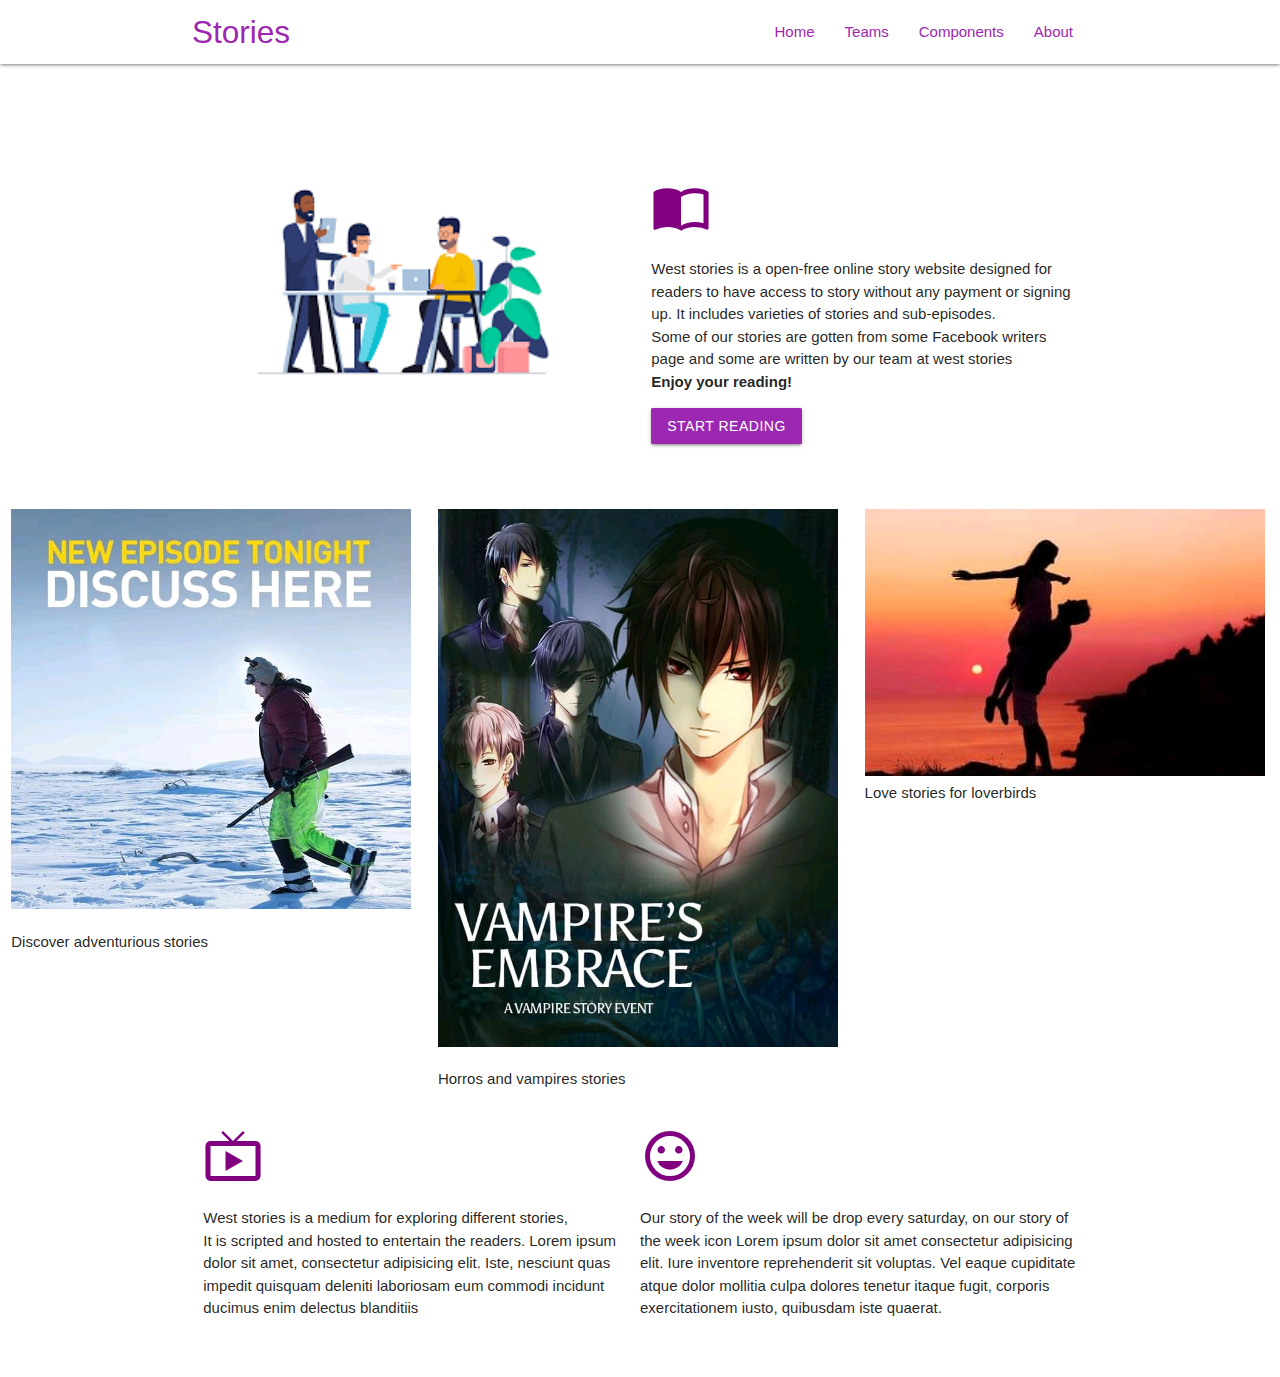
<file: west/index.html>
<!-- interface for all codes, home page -->
<!-- coded by Imran Abiose -->
<!-- scripted by imran abiose oluwanifemi -->

<!DOCTYPE html>
<html lang="en">
<head>
    <meta charset="UTF-8">
    <meta name="viewport" content="width=device-width, initial-scale=1.0">
    <meta http-equiv="X-UA-Compatible" content="ie=edge">
    <link rel="stylesheet" href="css/materialize.min.css">
    <link href="https://fonts.googleapis.com/icon?family=Material+Icons" rel="stylesheet">
    <link rel="stylesheet" href="css/ionicons.min.css">
    <link rel="stylesheet" href="style.css">
    <title>West stories</title>
</head>
<body>
    <!-- nav bar goes here -->
    <nav class="white">
        <div class=" nav-wrapper container">
          <a href="#" class="brand-logo purple-text">Stories</a>
          <ul id="nav-mobile" class="right hide-on-med-and-down">
            <li><a class="purple-text" href="index.html">Home</a></li>
            <li><a class="purple-text" href="team.html">Teams</a></li>
            <li><a class="purple-text" href="#">Components</a></li>
            <li><a class="purple-text" href="#">About</a></li>
          </ul> </div>
          </nav>
      <!-- spacing -->
      <br>
      <br>
      <br>
      <!-- welcome paragraph -->
      <div class="row container">
          <div class="col l6 s12 ">
              <img src="img/workers.png">
          </div>
          <div class="col l6 s12">
              <br>
              <br>
             <i class="medium material-icons">import_contacts</i>
              <br>
              <p>West stories is a open-free online story website designed for readers to have access to story without any payment or signing up. It includes varieties of stories and sub-episodes.<br> Some of our stories are gotten from some Facebook writers page and some are written by our team at west stories <br><b>Enjoy your reading!</b> </p>
              <a class="btn pulse purple center" href="stories.html">Start Reading</a>
          </div>
      </div>
<!-- the pictures of the home page -->
<br>
<br>
      <div class="row">
          <div class="col l4 s12">
              <img src="img/FB_IMG_15816142734714942.jpg">
              <p>Discover adventurious stories</p>
            </div>
              <div class="col l4 s12 container">
              <img src="img/FB_IMG_15816144396009135.jpg">
              <p>Horros and vampires stories</p>
            </div>
              <div class="col l4 s12">
              <img src="img/FB_IMG_15816145074909344.jpg">
              Love stories for loverbirds
            </div>
      </div>
      <!-- informations -->
      <div class="row container">
          <div class="col l6 s12">
          <i class="medium material-icons">live_tv</i>
            <p>West stories is a medium for exploring different stories,<br> It is scripted and hosted to entertain the readers. Lorem ipsum dolor sit amet, consectetur adipisicing elit. Iste, nesciunt quas impedit quisquam deleniti laboriosam eum commodi incidunt ducimus enim delectus blanditiis</p>
          </div>
          <i class="medium material-icons">mood</i>
          <p>Our story of the week will be drop every saturday, on our story of the week icon Lorem ipsum dolor sit amet consectetur adipisicing elit. Iure inventore reprehenderit sit voluptas. Vel eaque cupiditate atque dolor mollitia culpa dolores tenetur itaque fugit, corporis exercitationem iusto, quibusdam iste quaerat. </p>
          <br>
<!--         
<div class="purple lighten-4">
        <p> Some of our stories are sourced by <a href="https://9jastories.com/"> 9ja stories</a> a website for stories, jokes, poems and all sort of entertainment you can think of</p></div> -->
      </div>
</body>
</html>
</file>
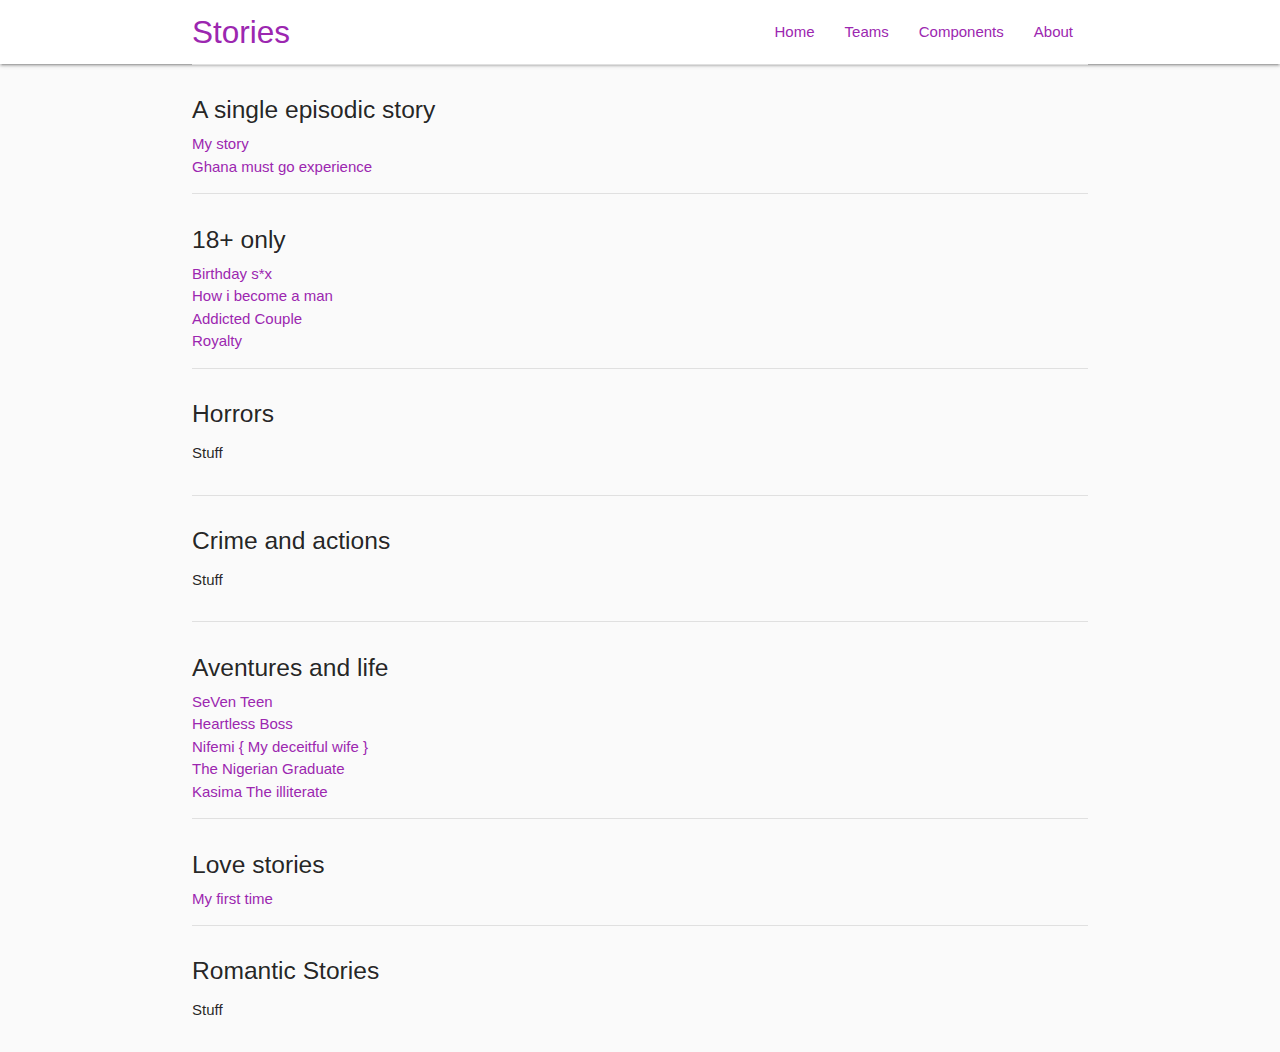
<file: west/stories.html>
<!-- stories outline and sections -->
<!-- Imran Abiose -->
<!DOCTYPE html>
<html lang="en">
<head>
    <meta charset="UTF-8">
    <meta name="viewport" content="width=device-width, initial-scale=1.0">
    <meta http-equiv="X-UA-Compatible" content="ie=edge">
    <title>Stories</title>
    <link rel="stylesheet" href="css/materialize.min.css">
    <link href="https://fonts.googleapis.com/icon?family=Material+Icons" rel="stylesheet">
    <link rel="stylesheet" href="css/ionicons.min.css">
    <link rel="stylesheet" href="style.css">
    <link rel="stylesheet" href="index.html">
</head>
<body class="grey lighten-5">
    <!-- nav bar goes here -->
    <nav class="white">
        <div class=" nav-wrapper container">
          <a href="#" class="brand-logo purple-text">Stories</a>
          <ul id="nav-mobile" class="right hide-on-med-and-down">
            <li><a class="purple-text" href="index.html">Home</a></li>
            <li><a class="purple-text" href="team.html">Teams</a></li>
            <li><a class="purple-text" href="#">Components</a></li>
            <li><a class="purple-text" href="#">About</a></li>
          </ul>
        </div>
      </nav>
      <div class="container">
    <!-- A new sections for types of stories -->
      <div class="divider"></div>
      <div class="section">
        <h5>A single episodic story</h5>
        <a class="purple-text " href="mystory.html">My story</a> <br>
        <a class="purple-text" href="ghana.html">Ghana must go experience</a> <br>
      </div>
      
      <!-- A new section-->
      <div class="divider"></div>
      <div class="section">
        <h5>18+ only</h5>
        <a class="purple-text" href="birthday.html">Birthday s*x</a> <br>
        <a class="purple-text" href="becMan.html">How i become a man</a> <br>
        <a class="purple-text" href="addCoup.html">Addicted Couple</a> <br>
        <a class="purple-text" href="royalty.html">Royalty</a> <br>
      </div>
      <!----A new section for another type of story-->
      <div class="divider"></div>
      <div class="section">
        <h5>Horrors</h5>
        <p>Stuff</p>
      </div>
      <!----A new section for another type of story-->
      <div class="divider"></div>
      <div class="section">
        <h5>Crime and actions</h5>
        <p>Stuff</p>
      </div>

      <!----A new section for another type of story-->
      <div class="divider"></div>
      <div class="section">
        <h5>Aventures and life</h5>
        <a class="purple-text" href="17.html">SeVen Teen</a> <br>
        <a class="purple-text" href="heartBoss.html">Heartless Boss</a> <br>
        <a class="purple-text" href="nifemi.html">Nifemi { My deceitful wife } </a> <br>
        <a class="purple-text" href="graduate.html">The Nigerian Graduate</a> <br>
        <a class="purple-text" href="kasima.html">Kasima The illiterate</a> <br>
      </div>

      <!----A new section for another type of story-->
      <div class="divider"></div>
      <div class="section">
        <h5>Love stories</h5>
        <a class="purple-text" href="firstTime.html">My first time</a> <br>
        
      </div>
      
      <!----A new section for another type of story-->
      <div class="divider"></div>
      <div class="section">
        <h5>Romantic Stories</h5>
        <p>Stuff</p>
      </div>
    </div>

</body>
</html>
</file>
<file: west/style.css>
img{
    width: 400px;
}
i{
    color: purple;
}
/* nav{
    position: fixed;
    top: 0px;
} */

/* ******************* */

<div class="container">
        <ul class="collapsible">
        
<li>
<div class="collapsible-header"><i class="material-icons">import_contacts</i>Episode 7</div>
<div class="collapsible-body"><span>EPISODE 7</span></div>
</li>
</file>
